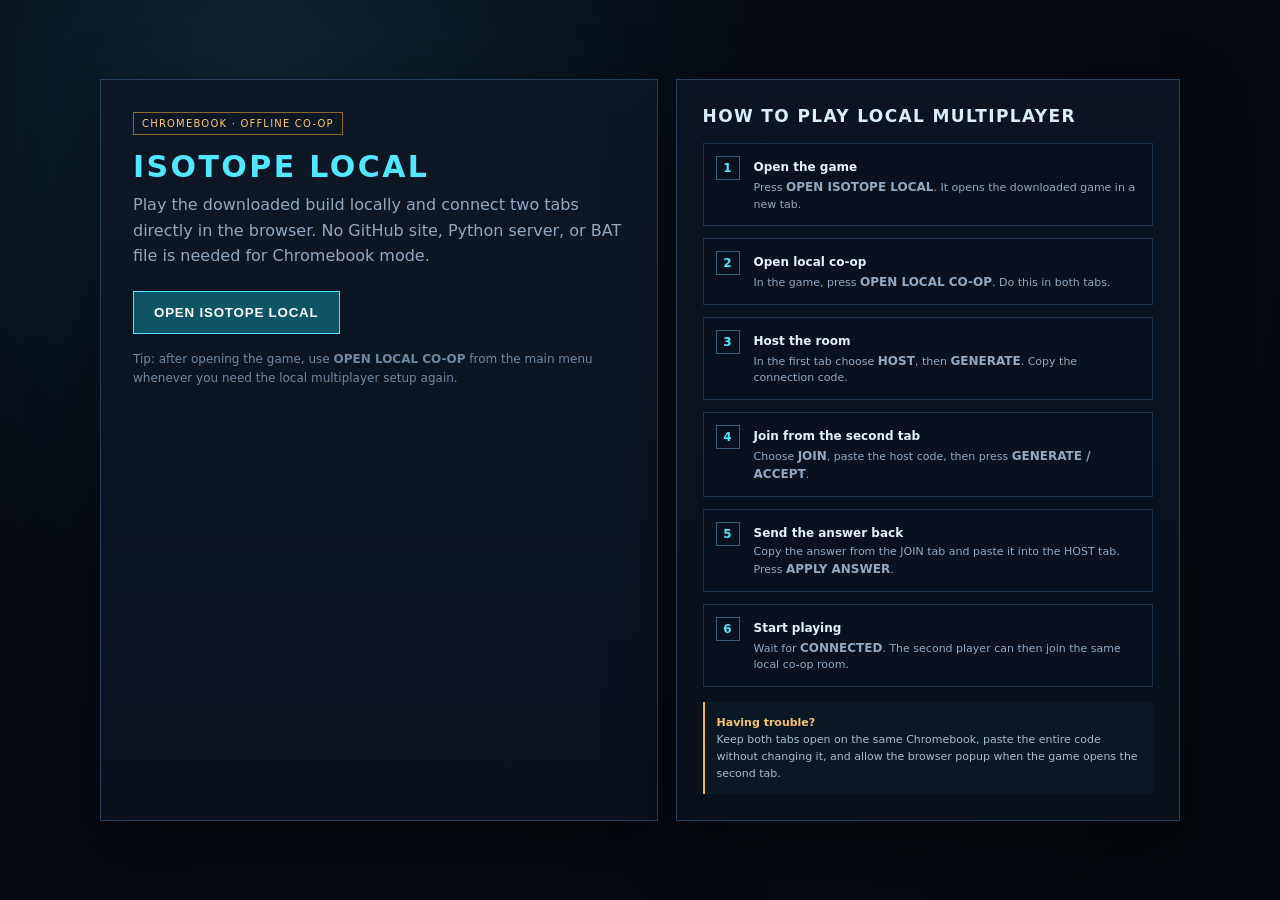
<file: OPEN_CHROMEBOOK_LOCAL.html>
<!doctype html>
<html lang="en">
<head>
<meta charset="utf-8">
<meta name="viewport" content="width=device-width,initial-scale=1">
<title>ISOTOPE Chromebook Local</title>
<style>
:root{--bg:#060b13;--panel:#0d1624;--panel2:#0a111c;--line:#28425e;--cyan:#53e6ff;--muted:#91a9c4;--text:#e4f3ff;--gold:#eeb44b}
*{box-sizing:border-box}
body{margin:0;min-height:100vh;background:radial-gradient(circle at 20% 10%,#0e2430 0,#060b13 38%,#04070d 100%);color:var(--text);font-family:system-ui,Segoe UI,sans-serif;display:grid;place-items:center;padding:24px}
.wrap{width:min(1080px,96vw);display:grid;grid-template-columns:1.05fr .95fr;gap:18px}
.card{border:1px solid var(--line);background:linear-gradient(180deg,#0d1726,#09111d);box-shadow:0 18px 60px #0007;}
.main{padding:32px}
.help{padding:26px;background:linear-gradient(180deg,#0b1420,#08101a)}
h1{margin:0 0 8px;color:var(--cyan);font-size:30px;letter-spacing:.08em}h2{margin:0;color:#dbeeff;font-size:17px;letter-spacing:.08em}
.sub{color:var(--muted);line-height:1.6;margin:0 0 22px}
.badge{display:inline-block;padding:5px 8px;border:1px solid #8f672b;color:#ffcb70;font-size:10px;letter-spacing:.12em;margin-bottom:14px}
button{border:1px solid var(--cyan);background:#0d5464;color:#fff;padding:13px 20px;font-weight:700;letter-spacing:.06em;cursor:pointer}button:hover{filter:brightness(1.16)}
.note{margin-top:16px;color:#6f88a4;font-size:12px;line-height:1.55}
.steps{display:grid;gap:12px;margin-top:17px}.step{display:grid;grid-template-columns:28px 1fr;gap:10px;padding:12px;border:1px solid #1e324b;background:#08111d}.num{width:24px;height:24px;display:grid;place-items:center;border:1px solid #35617b;color:var(--cyan);font-size:12px;font-weight:800}.step b{font-size:12px}.step span{display:block;color:var(--muted);font-size:11px;line-height:1.5;margin-top:3px}
.tip{margin-top:15px;padding:12px;border-left:2px solid var(--gold);background:#0c1724;color:#a8bbd0;font-size:11px;line-height:1.55}.tip strong{color:#f4c56f}
@media (max-width:800px){.wrap{grid-template-columns:1fr}.help{order:-1}.main{padding:24px}}
</style>
</head>
<body>
<div class="wrap">
  <section class="card main">
    <div class="badge">CHROMEBOOK · OFFLINE CO-OP</div>
    <h1>ISOTOPE LOCAL</h1>
    <p class="sub">Play the downloaded build locally and connect two tabs directly in the browser. No GitHub site, Python server, or BAT file is needed for Chromebook mode.</p>
    <button id="open">OPEN ISOTOPE LOCAL</button>
    <div class="note">Tip: after opening the game, use <b>OPEN LOCAL CO-OP</b> from the main menu whenever you need the local multiplayer setup again.</div>
  </section>
  <aside class="card help">
    <h2>HOW TO PLAY LOCAL MULTIPLAYER</h2>
    <div class="steps">
      <div class="step"><div class="num">1</div><div><b>Open the game</b><span>Press <b>OPEN ISOTOPE LOCAL</b>. It opens the downloaded game in a new tab.</span></div></div>
      <div class="step"><div class="num">2</div><div><b>Open local co-op</b><span>In the game, press <b>OPEN LOCAL CO-OP</b>. Do this in both tabs.</span></div></div>
      <div class="step"><div class="num">3</div><div><b>Host the room</b><span>In the first tab choose <b>HOST</b>, then <b>GENERATE</b>. Copy the connection code.</span></div></div>
      <div class="step"><div class="num">4</div><div><b>Join from the second tab</b><span>Choose <b>JOIN</b>, paste the host code, then press <b>GENERATE / ACCEPT</b>.</span></div></div>
      <div class="step"><div class="num">5</div><div><b>Send the answer back</b><span>Copy the answer from the JOIN tab and paste it into the HOST tab. Press <b>APPLY ANSWER</b>.</span></div></div>
      <div class="step"><div class="num">6</div><div><b>Start playing</b><span>Wait for <b>CONNECTED</b>. The second player can then join the same local co-op room.</span></div></div>
    </div>
    <div class="tip"><strong>Having trouble?</strong><br>Keep both tabs open on the same Chromebook, paste the entire code without changing it, and allow the browser popup when the game opens the second tab.</div>
  </aside>
</div>
<script>
document.getElementById('open').onclick=()=>{
  const u=new URL('index.html',location.href);
  u.searchParams.set('local','1');
  u.searchParams.set('chrome','1');
  const w=window.open(u.href,'_blank');
  if(!w) location.href=u.href;
};
</script>
</body>
</html>
</file>
